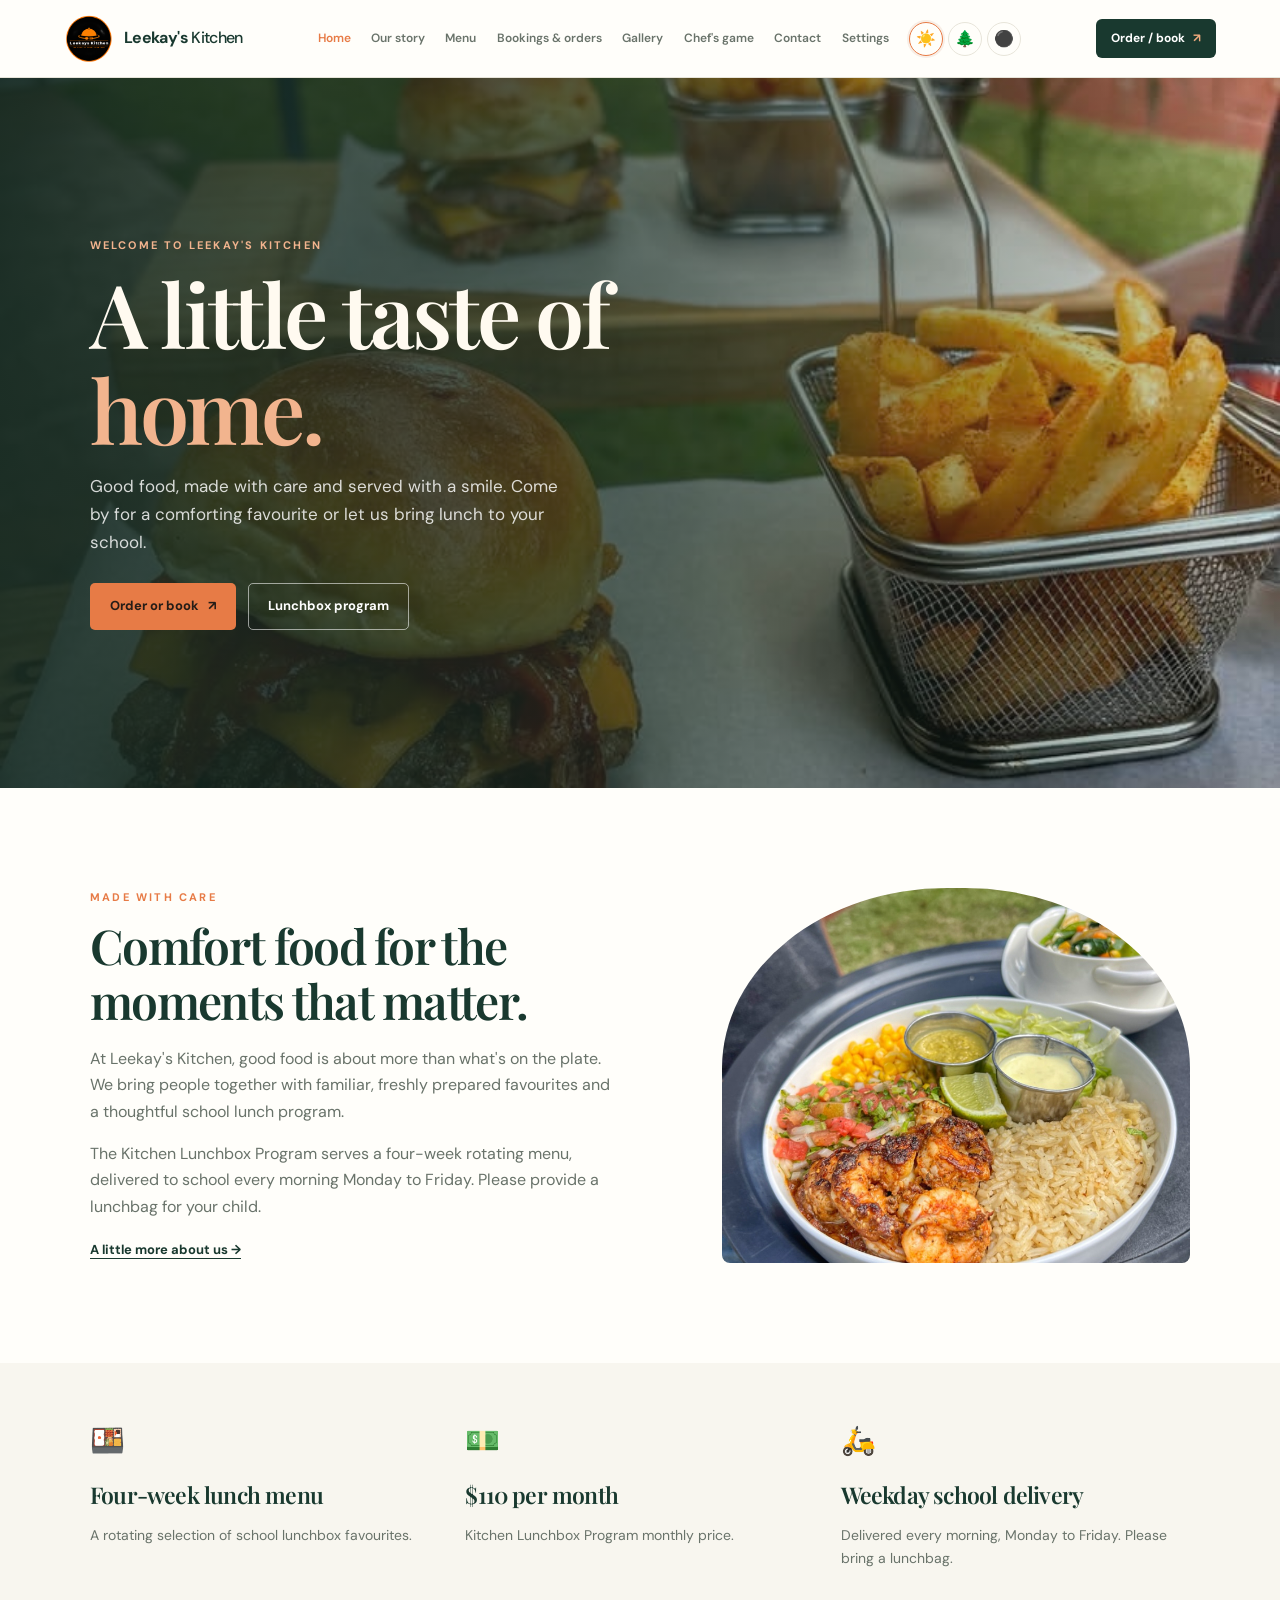
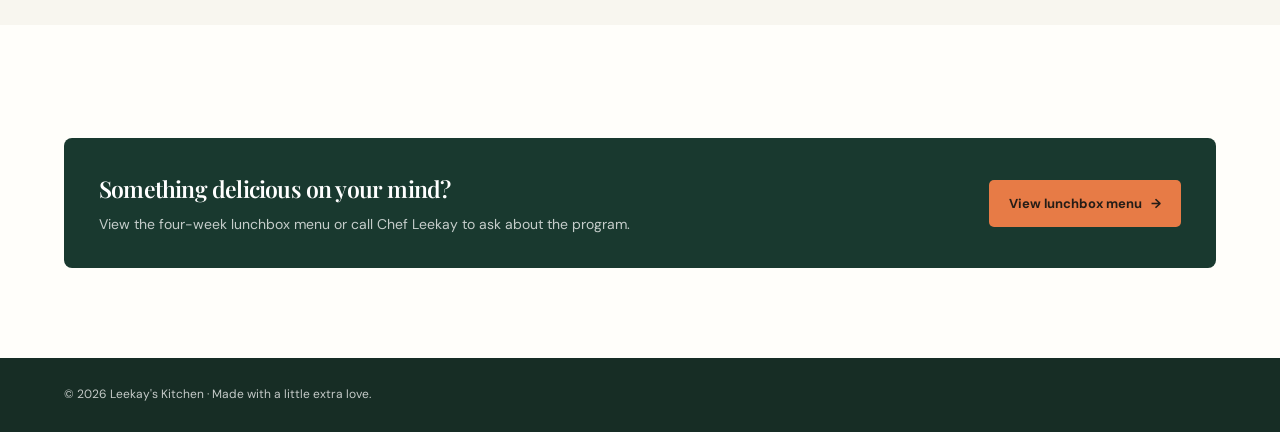
<file: index.html>
<!doctype html>
<html lang="en">
<head>
  <meta charset="utf-8">
  <meta name="viewport" content="width=device-width, initial-scale=1">
  <meta name="theme-color" content="#19392f">
  <meta name="description" content="Home-cooked favourites, fresh weekly lunch boxes and a little taste of home at Leekay's Kitchen.">
  <title>Leekay's Kitchen | A little taste of home</title>
  <link rel="icon" type="image/png" href="assets/leekays-favicon.png">
  <link rel="stylesheet" href="styles.css">
  <script src="app.js" defer></script>
</head>
<body>
  <header class="site-header">
    <a class="brand" href="index.html" aria-label="Leekay's Kitchen home"><img class="brand-logo" src="assets/leekays-logo.png" alt=""><span>Leekay's <b>Kitchen</b></span></a>
    <button class="menu-toggle" type="button" aria-label="Open navigation" aria-expanded="false" aria-controls="site-nav">☰</button>
    <nav id="site-nav" class="site-nav" aria-label="Main navigation"></nav>
    <a class="header-cta" href="bookings.html">Order / book <span aria-hidden="true">↗</span></a>
  </header>
  <main id="app" data-page="home"></main>
  <footer id="site-footer"></footer>
</body>
</html>
</file>
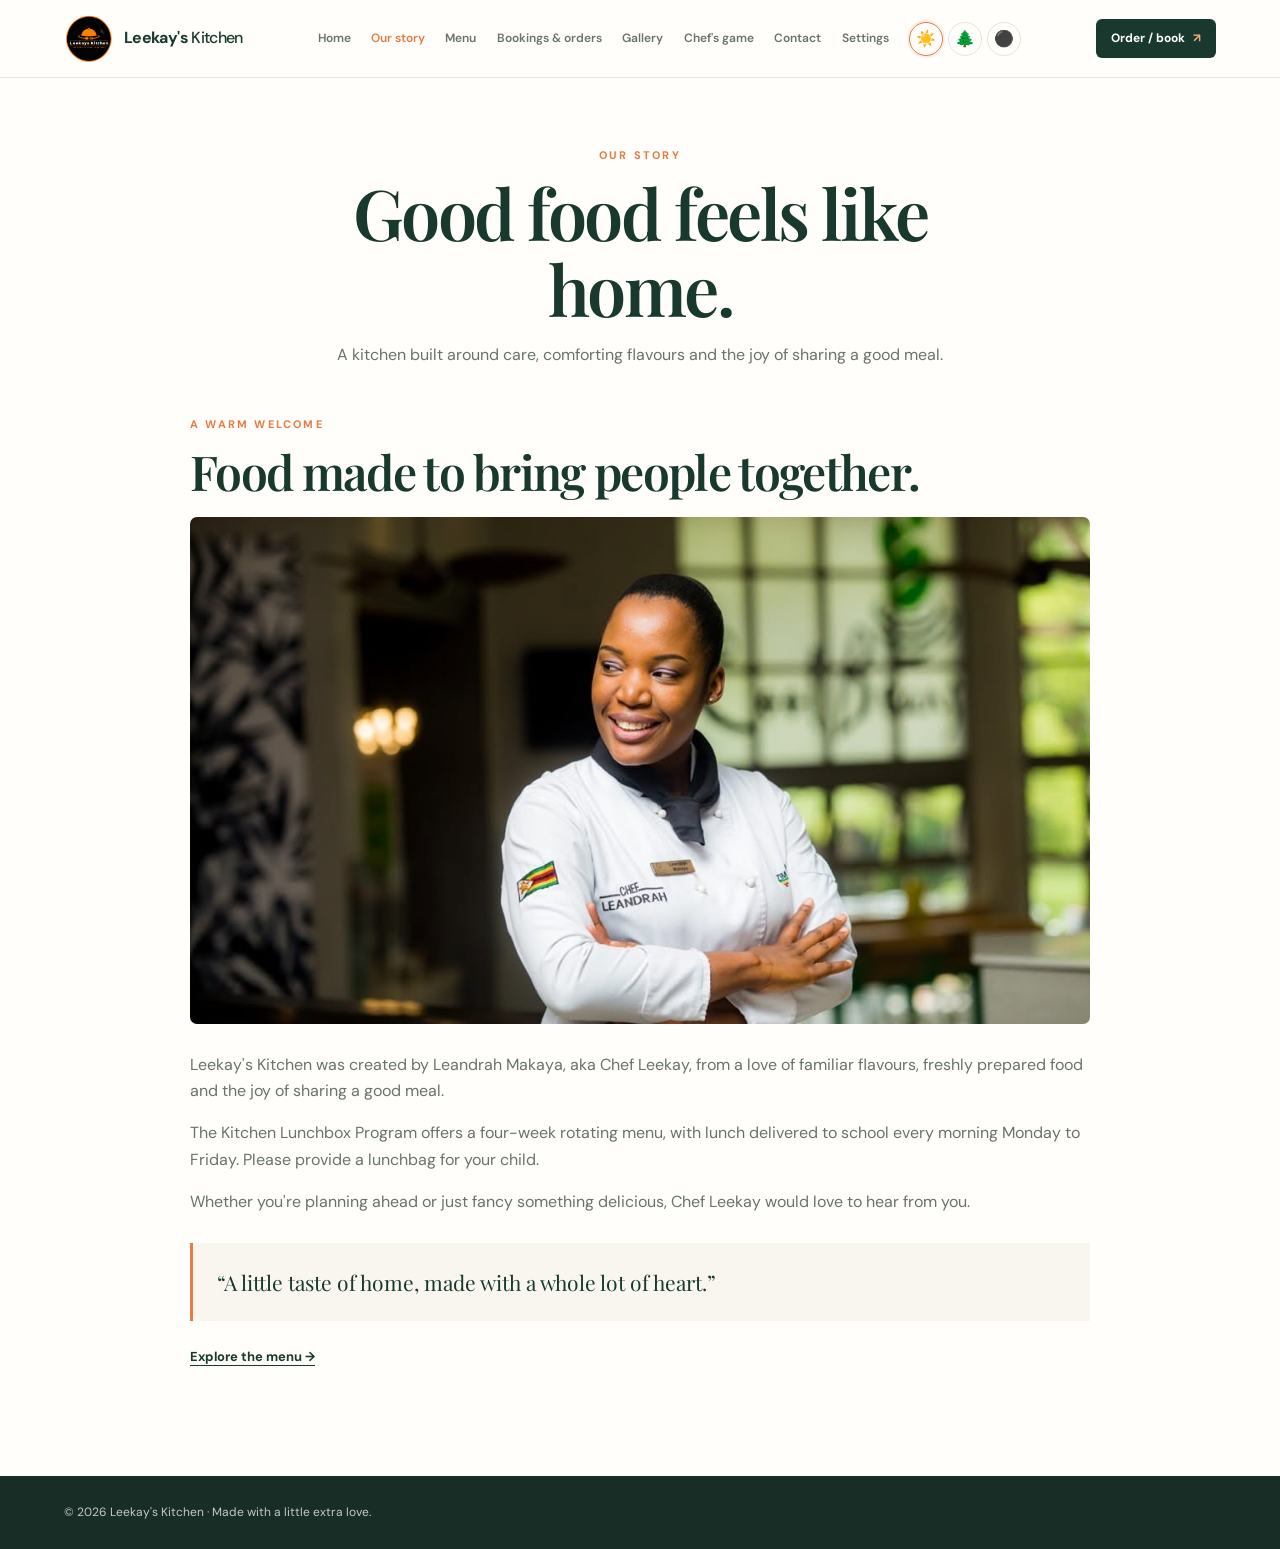
<file: about.html>
<!doctype html>
<html lang="en">
<head>
  <meta charset="utf-8">
  <meta name="viewport" content="width=device-width, initial-scale=1">
  <meta name="theme-color" content="#19392f">
  <meta name="description" content="Meet Leandrah Makaya, aka Chef Leekay, and learn the story behind Leekay's Kitchen.">
  <title>About | Leekay's Kitchen</title>
  <link rel="icon" type="image/png" href="assets/leekays-favicon.png">
  <link rel="stylesheet" href="styles.css">
  <script src="app.js" defer></script>
</head>
<body>
  <header class="site-header">
    <a class="brand" href="index.html" aria-label="Leekay's Kitchen home"><img class="brand-logo" src="assets/leekays-logo.png" alt=""><span>Leekay's <b>Kitchen</b></span></a>
    <button class="menu-toggle" type="button" aria-label="Open navigation" aria-expanded="false" aria-controls="site-nav">☰</button>
    <nav id="site-nav" class="site-nav" aria-label="Main navigation"></nav>
    <a class="header-cta" href="bookings.html">Order / book <span aria-hidden="true">↗</span></a>
  </header>
  <main id="app" data-page="about"></main>
  <footer id="site-footer"></footer>
</body>
</html>
</file>
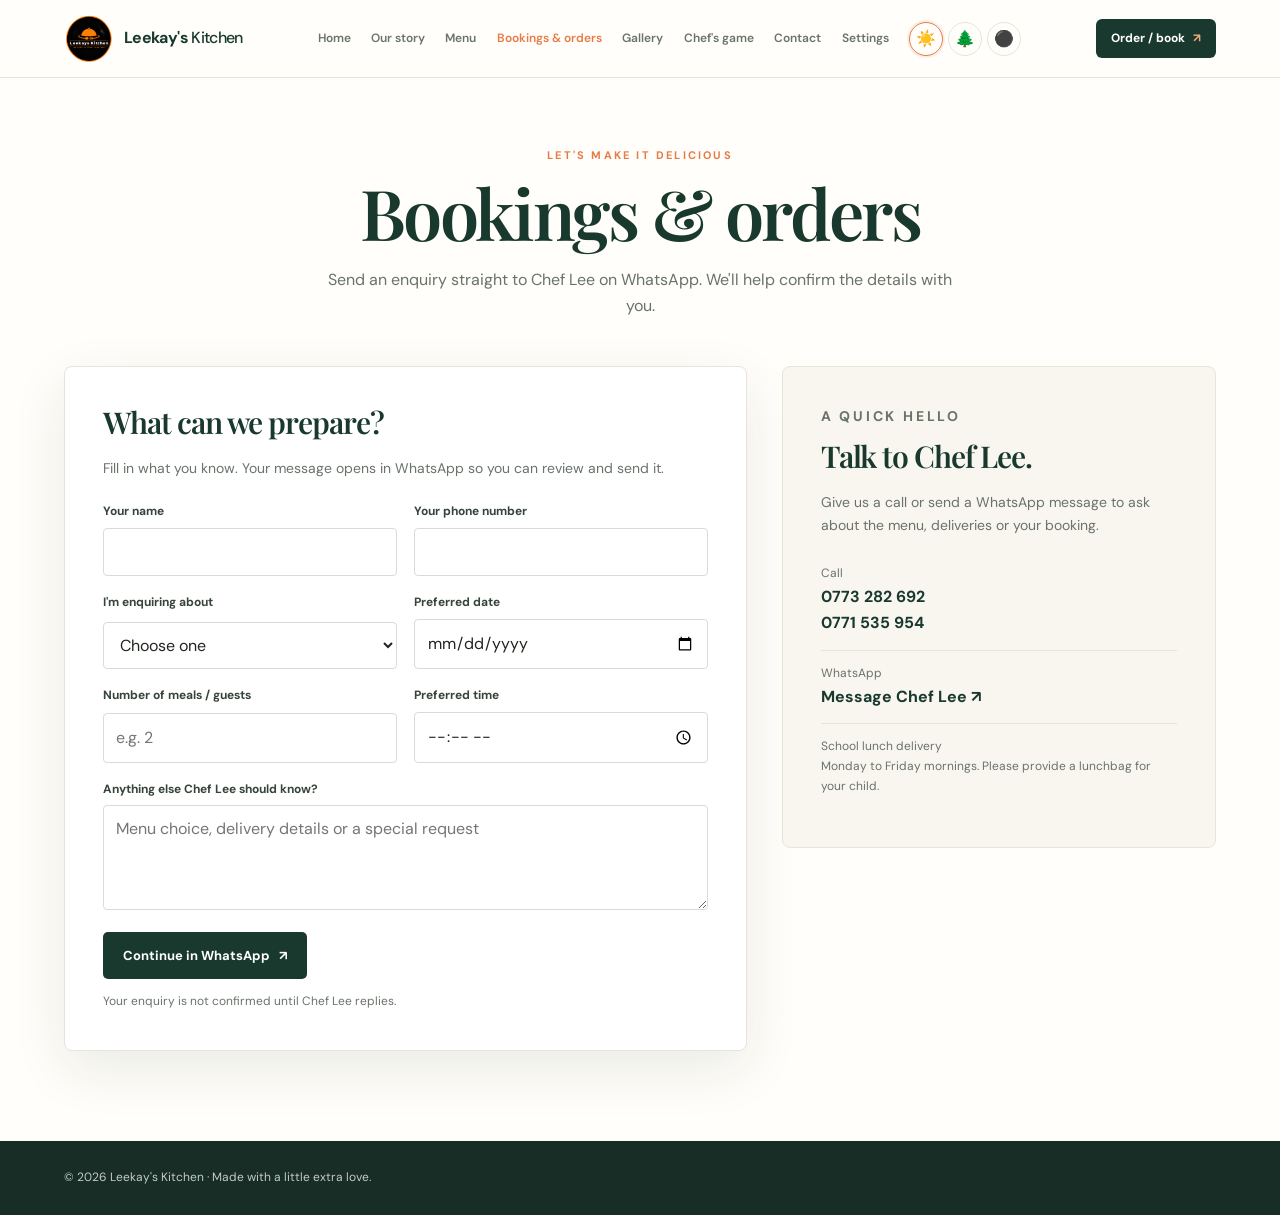
<file: bookings.html>
<!doctype html>
<html lang="en">
<head>
  <meta charset="utf-8">
  <meta name="viewport" content="width=device-width, initial-scale=1">
  <meta name="theme-color" content="#19392f">
  <meta name="description" content="Ask about a table, place an order or arrange a school lunch delivery with Leekay's Kitchen.">
  <title>Bookings &amp; orders | Leekay's Kitchen</title>
  <link rel="icon" type="image/png" href="assets/leekays-favicon.png">
  <link rel="stylesheet" href="styles.css">
  <script src="app.js" defer></script>
</head>
<body>
  <header class="site-header">
    <a class="brand" href="index.html" aria-label="Leekay's Kitchen home"><img class="brand-logo" src="assets/leekays-logo.png" alt=""><span>Leekay's <b>Kitchen</b></span></a>
    <button class="menu-toggle" type="button" aria-label="Open navigation" aria-expanded="false" aria-controls="site-nav">☰</button>
    <nav id="site-nav" class="site-nav" aria-label="Main navigation"></nav>
    <a class="header-cta" href="bookings.html">Order / book <span aria-hidden="true">↗</span></a>
  </header>
  <main id="app" data-page="bookings"></main>
  <footer id="site-footer"></footer>
</body>
</html>
</file>
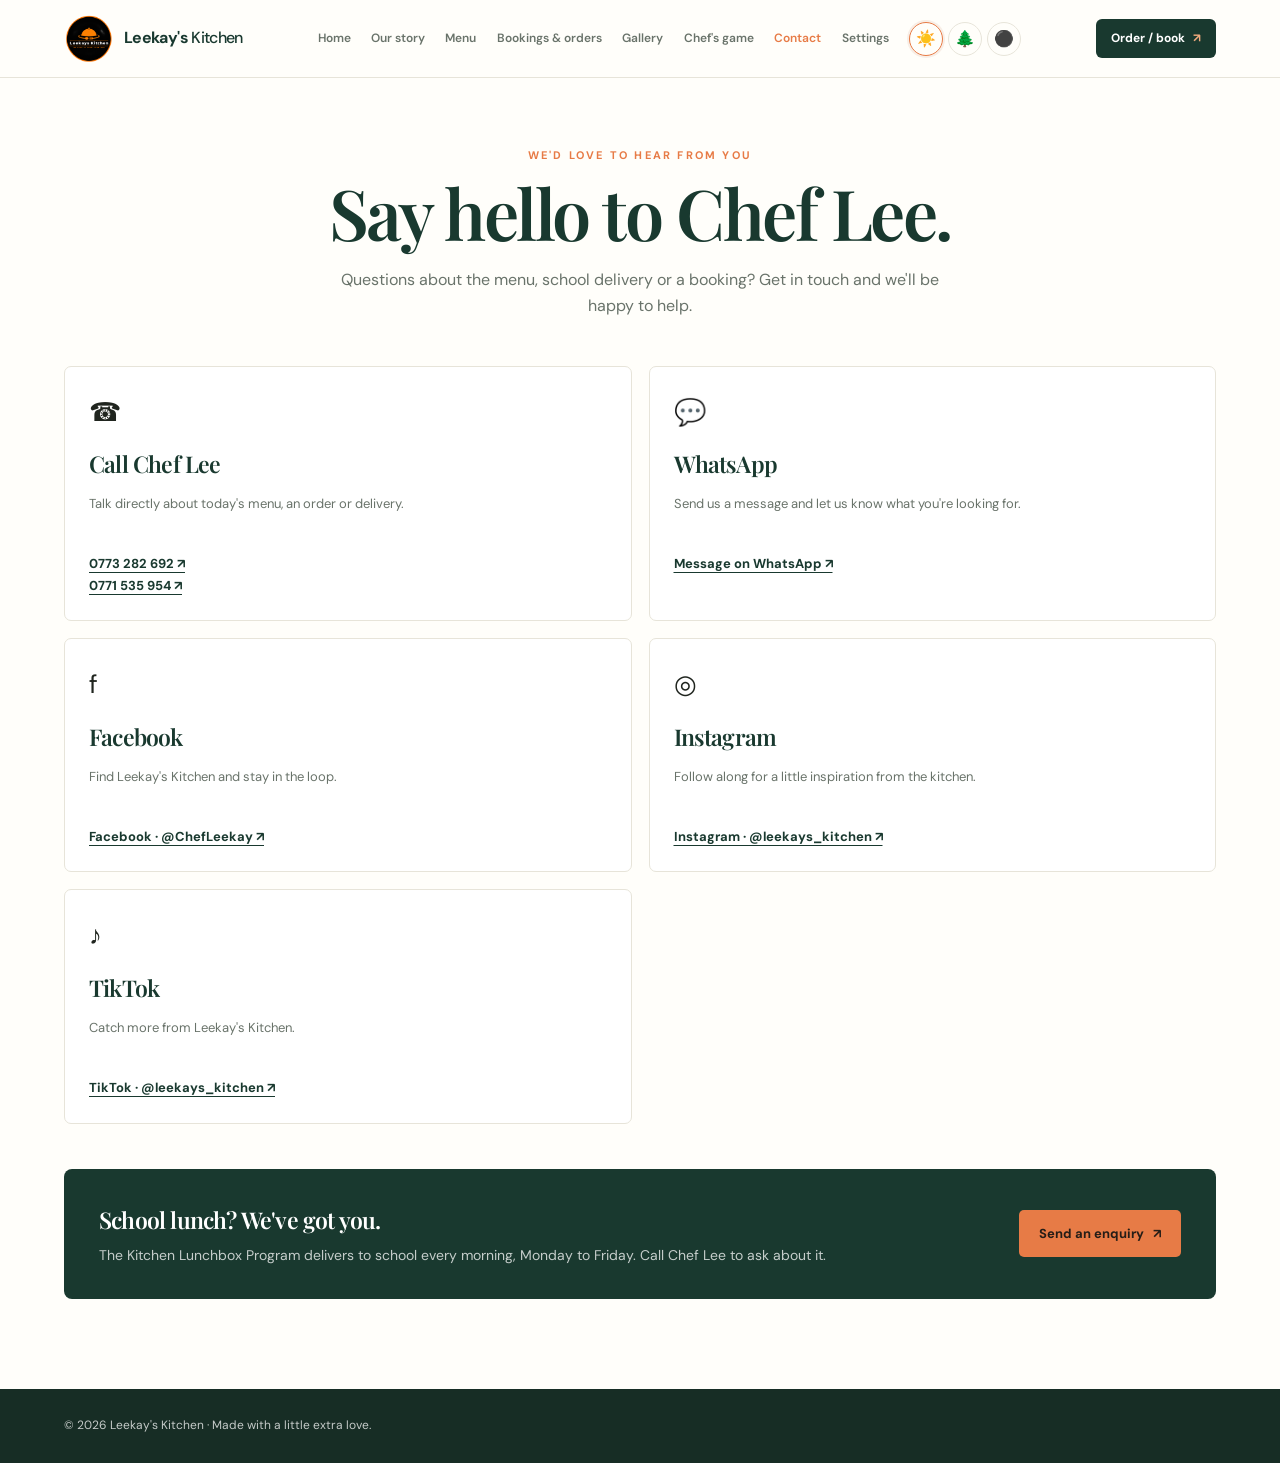
<file: contact.html>
<!doctype html>
<html lang="en">
<head>
  <meta charset="utf-8">
  <meta name="viewport" content="width=device-width, initial-scale=1">
  <meta name="theme-color" content="#19392f">
  <meta name="description" content="Call, WhatsApp or follow Leekay's Kitchen to ask about orders and weekly lunch deliveries.">
  <title>Contact us | Leekay's Kitchen</title>
  <link rel="icon" type="image/png" href="assets/leekays-favicon.png">
  <link rel="stylesheet" href="styles.css">
  <script src="app.js" defer></script>
</head>
<body>
  <header class="site-header">
    <a class="brand" href="index.html" aria-label="Leekay's Kitchen home"><img class="brand-logo" src="assets/leekays-logo.png" alt=""><span>Leekay's <b>Kitchen</b></span></a>
    <button class="menu-toggle" type="button" aria-label="Open navigation" aria-expanded="false" aria-controls="site-nav">☰</button>
    <nav id="site-nav" class="site-nav" aria-label="Main navigation"></nav>
    <a class="header-cta" href="bookings.html">Order / book <span aria-hidden="true">↗</span></a>
  </header>
  <main id="app" data-page="contact"></main>
  <footer id="site-footer"></footer>
</body>
</html>
</file>
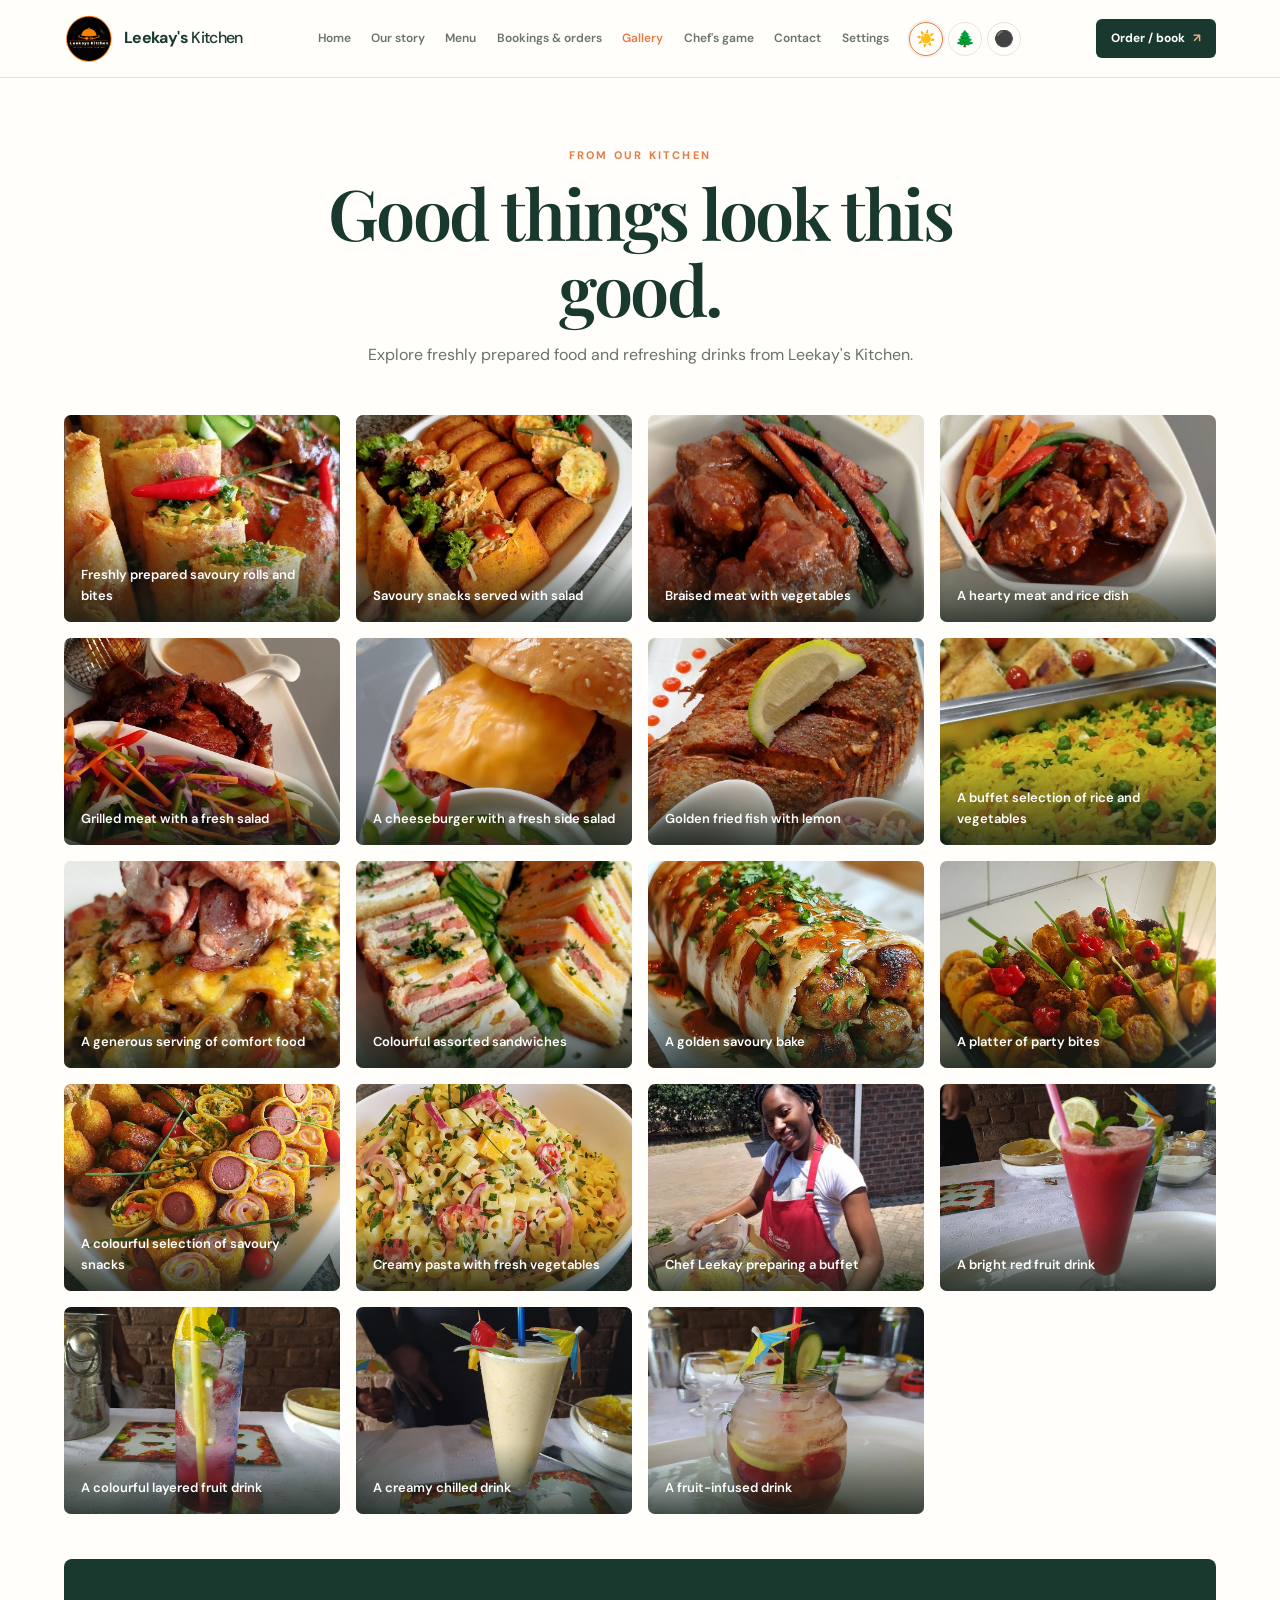
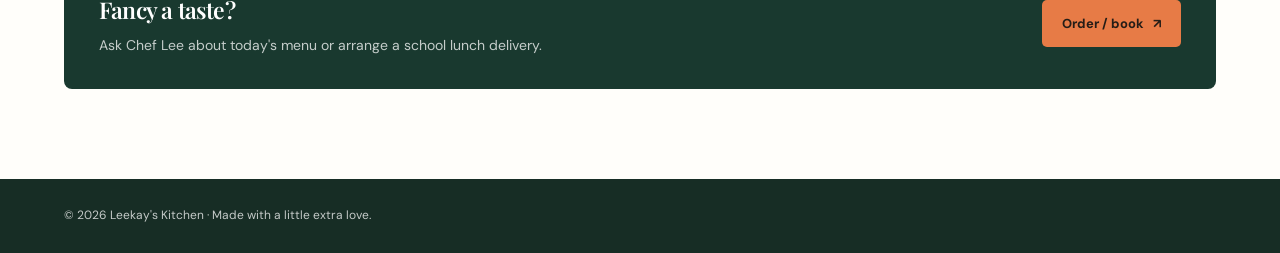
<file: gallery.html>
<!doctype html>
<html lang="en">
<head>
  <meta charset="utf-8">
  <meta name="viewport" content="width=device-width, initial-scale=1">
  <meta name="theme-color" content="#19392f">
  <meta name="description" content="Browse freshly prepared food and drinks from Leekay's Kitchen.">
  <title>Gallery | Leekay's Kitchen</title>
  <link rel="icon" type="image/png" href="assets/leekays-favicon.png">
  <link rel="stylesheet" href="styles.css">
  <script src="app.js" defer></script>
</head>
<body>
  <header class="site-header">
    <a class="brand" href="index.html" aria-label="Leekay's Kitchen home"><img class="brand-logo" src="assets/leekays-logo.png" alt=""><span>Leekay's <b>Kitchen</b></span></a>
    <button class="menu-toggle" type="button" aria-label="Open navigation" aria-expanded="false" aria-controls="site-nav">☰</button>
    <nav id="site-nav" class="site-nav" aria-label="Main navigation"></nav>
    <a class="header-cta" href="bookings.html">Order / book <span aria-hidden="true">↗</span></a>
  </header>
  <main id="app" data-page="gallery"></main>
  <footer id="site-footer"></footer>
</body>
</html>
</file>
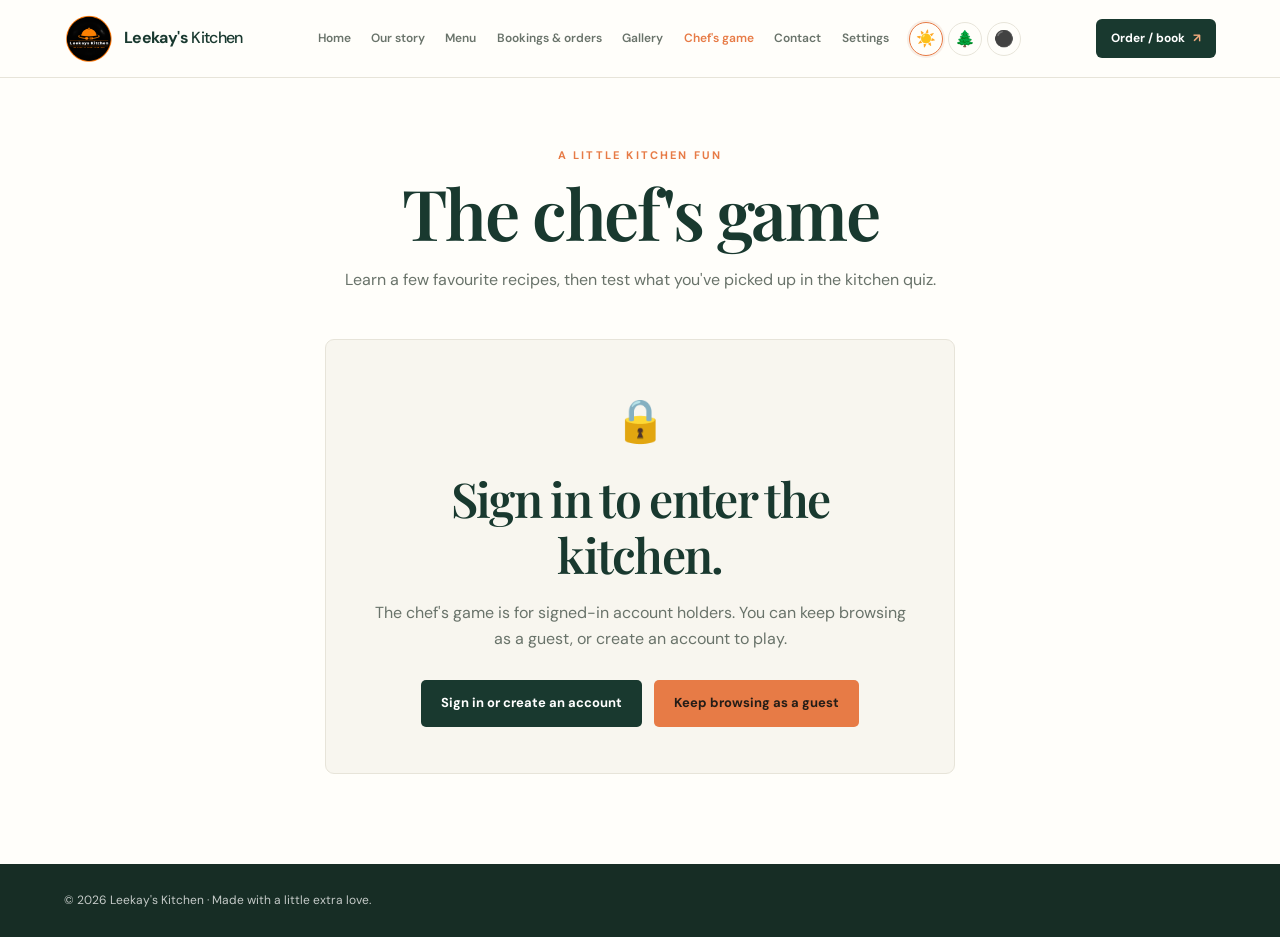
<file: game.html>
<!doctype html>
<html lang="en">
<head>
  <meta charset="utf-8">
  <meta name="viewport" content="width=device-width, initial-scale=1">
  <meta name="theme-color" content="#19392f">
  <meta name="description" content="Learn favourite recipe combinations, then test your knowledge in the Leekay's Kitchen quiz.">
  <title>Chef's game | Leekay's Kitchen</title>
  <link rel="icon" type="image/png" href="assets/leekays-favicon.png">
  <link rel="stylesheet" href="styles.css">
  <script src="app.js" defer></script>
</head>
<body>
  <header class="site-header">
    <a class="brand" href="index.html" aria-label="Leekay's Kitchen home"><img class="brand-logo" src="assets/leekays-logo.png" alt=""><span>Leekay's <b>Kitchen</b></span></a>
    <button class="menu-toggle" type="button" aria-label="Open navigation" aria-expanded="false" aria-controls="site-nav">☰</button>
    <nav id="site-nav" class="site-nav" aria-label="Main navigation"></nav>
    <a class="header-cta" href="bookings.html">Order / book <span aria-hidden="true">↗</span></a>
  </header>
  <main id="app" data-page="game"></main>
  <footer id="site-footer"></footer>
</body>
</html>
</file>
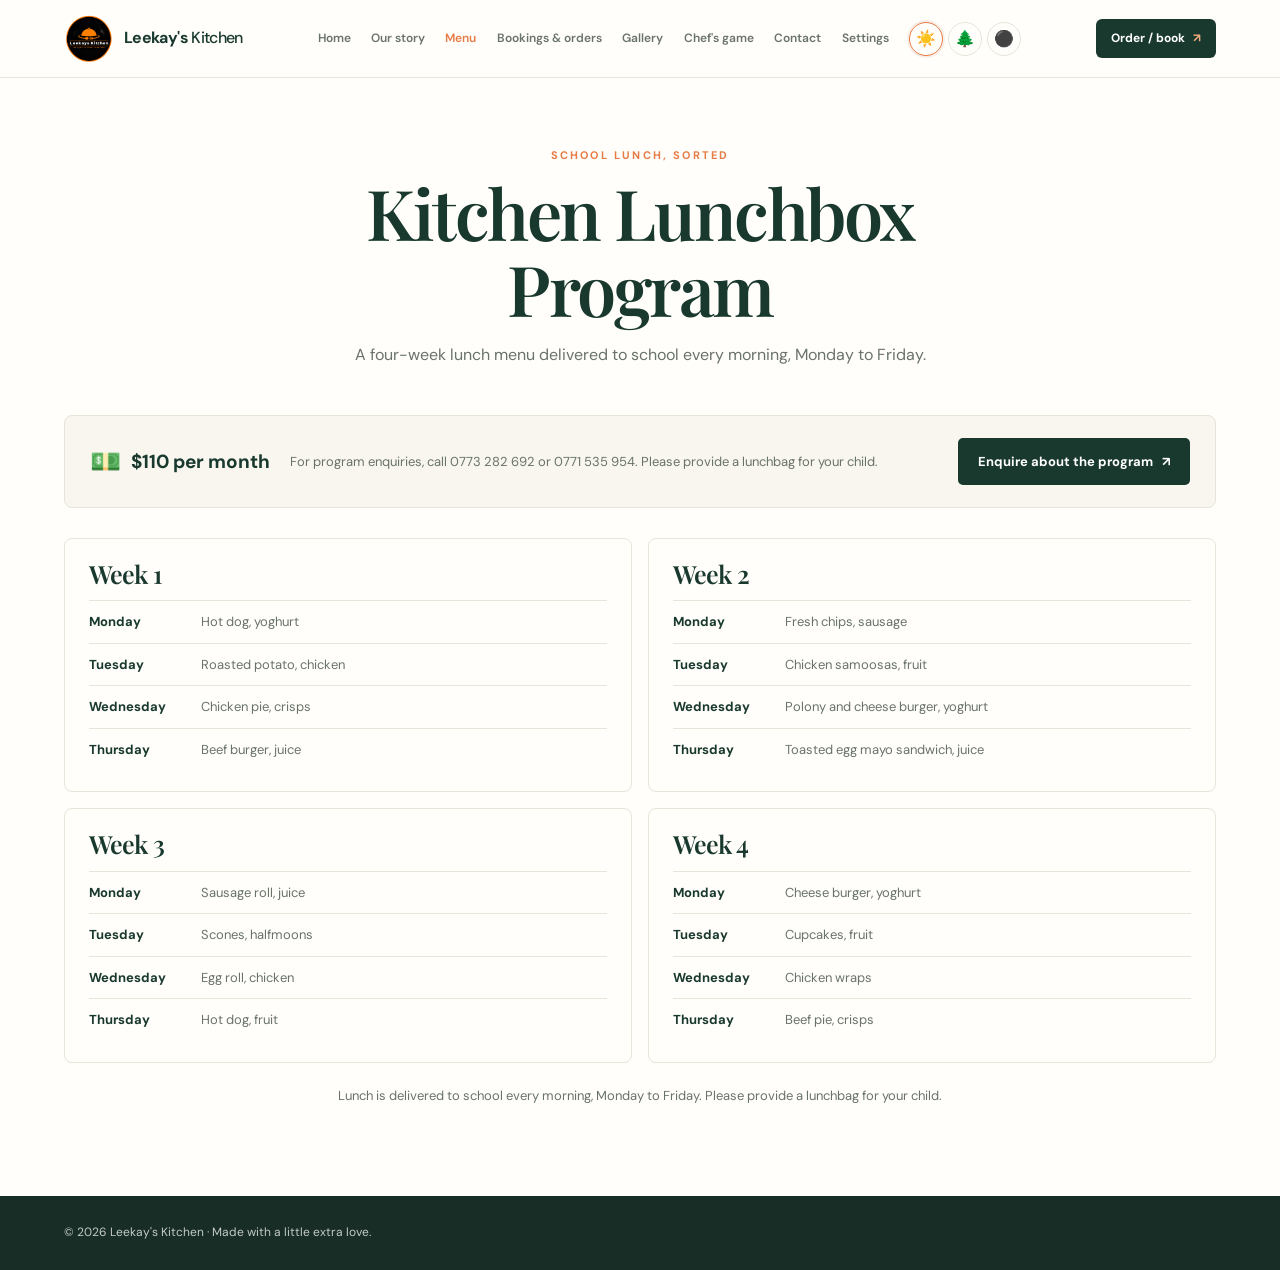
<file: menu.html>
<!doctype html>
<html lang="en">
<head>
  <meta charset="utf-8">
  <meta name="viewport" content="width=device-width, initial-scale=1">
  <meta name="theme-color" content="#19392f">
  <meta name="description" content="See the four-week Kitchen Lunchbox Program menu, monthly price and school delivery details.">
  <title>Menu | Leekay's Kitchen</title>
  <link rel="icon" type="image/png" href="assets/leekays-favicon.png">
  <link rel="stylesheet" href="styles.css">
  <script src="app.js" defer></script>
</head>
<body>
  <header class="site-header">
    <a class="brand" href="index.html" aria-label="Leekay's Kitchen home"><img class="brand-logo" src="assets/leekays-logo.png" alt=""><span>Leekay's <b>Kitchen</b></span></a>
    <button class="menu-toggle" type="button" aria-label="Open navigation" aria-expanded="false" aria-controls="site-nav">☰</button>
    <nav id="site-nav" class="site-nav" aria-label="Main navigation"></nav>
    <a class="header-cta" href="bookings.html">Order / book <span aria-hidden="true">↗</span></a>
  </header>
  <main id="app" data-page="menu"></main>
  <footer id="site-footer"></footer>
</body>
</html>
</file>
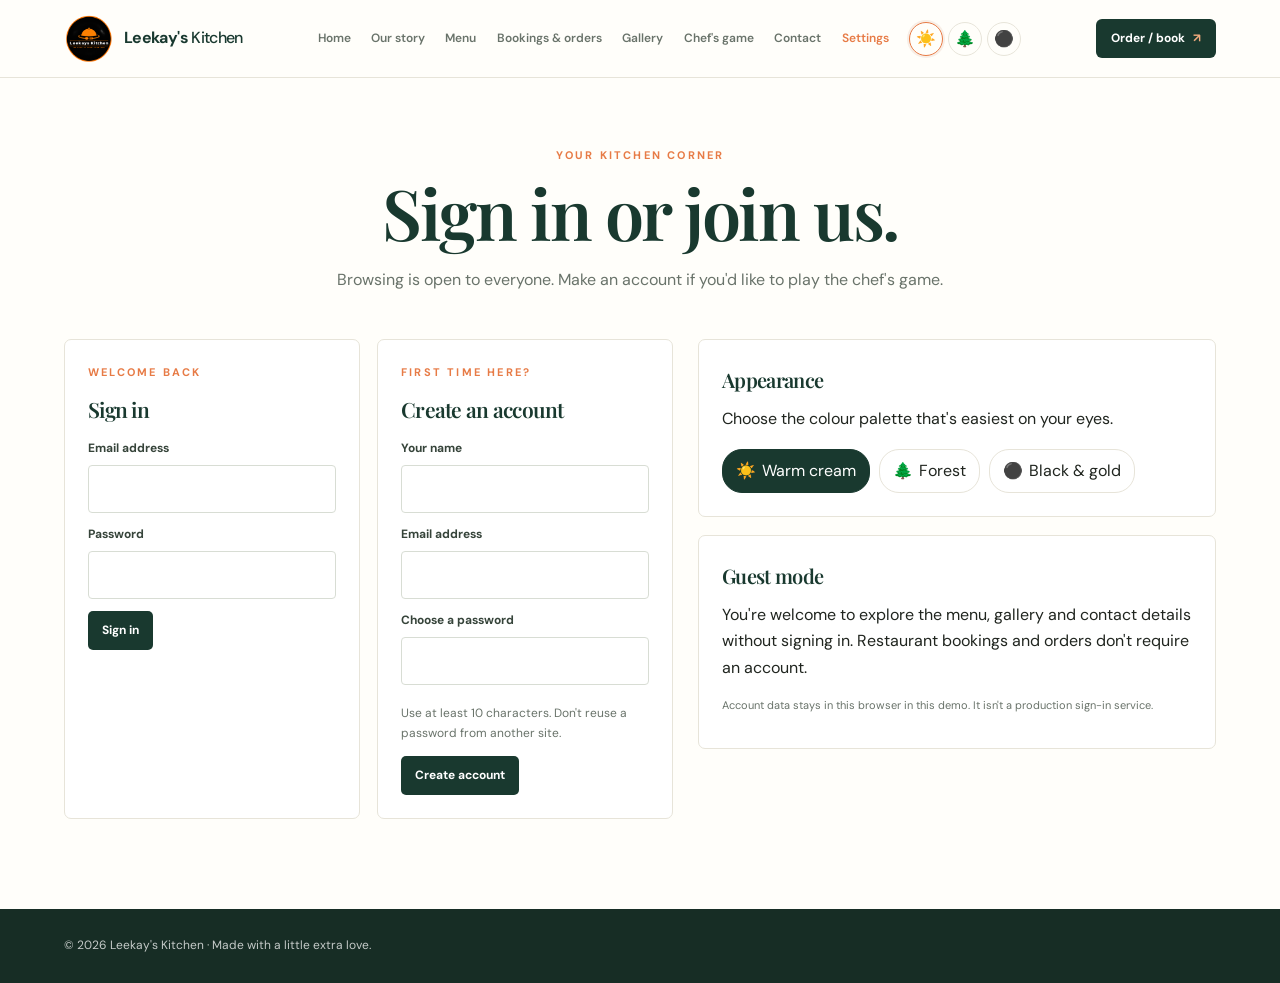
<file: settings.html>
<!doctype html>
<html lang="en">
<head>
  <meta charset="utf-8">
  <meta name="viewport" content="width=device-width, initial-scale=1">
  <meta name="theme-color" content="#19392f">
  <meta name="description" content="Manage your Leekay's Kitchen demo account, sign in or choose your site appearance.">
  <title>Account &amp; settings | Leekay's Kitchen</title>
  <link rel="icon" type="image/png" href="assets/leekays-favicon.png">
  <link rel="stylesheet" href="styles.css">
  <script src="app.js" defer></script>
</head>
<body>
  <header class="site-header">
    <a class="brand" href="index.html" aria-label="Leekay's Kitchen home"><img class="brand-logo" src="assets/leekays-logo.png" alt=""><span>Leekay's <b>Kitchen</b></span></a>
    <button class="menu-toggle" type="button" aria-label="Open navigation" aria-expanded="false" aria-controls="site-nav">☰</button>
    <nav id="site-nav" class="site-nav" aria-label="Main navigation"></nav>
    <a class="header-cta" href="bookings.html">Order / book <span aria-hidden="true">↗</span></a>
  </header>
  <main id="app" data-page="settings"></main>
  <footer id="site-footer"></footer>
</body>
</html>
</file>
<file: styles.css>
@import url("https://fonts.googleapis.com/css2?family=DM+Sans:wght@400;500;600;700&family=Playfair+Display:wght@500;600;700&display=swap");

:root {
  color-scheme: light;
  --ink: #20251f;
  --muted: #69736a;
  --forest: #19392f;
  --forest-light: #254b3e;
  --cream: #f8f6ef;
  --paper: #fffefa;
  --line: #e7e4d9;
  --orange: #e77b46;
  --orange-pale: #f8eee6;
  --shadow: 0 18px 55px rgb(33 46 34 / 9%);
  font-family: "DM Sans", "Helvetica Neue", sans-serif;
  font-synthesis: none;
  text-rendering: optimizeLegibility;
}

:root[data-theme="forest"] {
  --ink: #f1f0e8;
  --muted: #bdc8bf;
  --forest: #bed3c4;
  --forest-light: #d1e2d6;
  --cream: #1b3027;
  --paper: #122019;
  --line: #344b3e;
  --orange: #f0a074;
  --orange-pale: #443329;
  --shadow: 0 18px 55px rgb(0 0 0 / 20%);
}

:root[data-theme="black"] {
  color-scheme: dark;
  --ink: #f5f0e7;
  --muted: #b9b1a4;
  --forest: #f0a044;
  --forest-light: #ffbd68;
  --cream: #1c1915;
  --paper: #100f0d;
  --line: #40382c;
  --orange: #f0a044;
  --orange-pale: #382719;
  --shadow: 0 18px 55px rgb(0 0 0 / 34%);
}

* { box-sizing: border-box; }
body { margin: 0; background: var(--paper); color: var(--ink); line-height: 1.65; }
a { color: inherit; }
button, input, select, textarea { font: inherit; }
img { max-width: 100%; }
.site-header { position: sticky; z-index: 10; top: 0; display: flex; align-items: center; gap: 26px; min-height: 78px; padding: 0 max(5vw, calc((100vw - 1240px) / 2)); border-bottom: 1px solid var(--line); background: rgb(255 254 250 / 96%); backdrop-filter: blur(12px); }
.brand { display: inline-flex; flex: 0 0 auto; align-items: center; gap: 10px; color: var(--forest); text-decoration: none; font-size: 16px; font-weight: 700; letter-spacing: -.04em; }
.brand b { font-weight: 500; }
.brand-logo { width: 50px; height: 50px; object-fit: contain; }
.site-nav { display: flex; flex: 1; align-items: center; justify-content: center; gap: clamp(10px, 1.6vw, 23px); }
.site-nav a { color: var(--muted); font-size: 12px; font-weight: 600; text-decoration: none; white-space: nowrap; }
.site-nav a:hover, .site-nav a[aria-current="page"] { color: var(--orange); }
.nav-theme-picker { display: flex; flex: 0 0 auto; align-items: center; gap: 5px; }
.nav-theme-choice { display: grid; width: 34px; height: 34px; place-items: center; padding: 0; border: 1px solid var(--line); border-radius: 50%; background: var(--paper); color: var(--ink); cursor: pointer; }
.nav-theme-choice span { font-size: 16px; line-height: 1; }
.nav-theme-choice:hover, .nav-theme-choice:focus-visible { border-color: var(--orange); outline: 2px solid var(--orange); outline-offset: 2px; }
.nav-theme-choice[aria-pressed="true"] { border-color: var(--orange); box-shadow: 0 0 0 2px var(--orange-pale); }
.visually-hidden { position: absolute; width: 1px; height: 1px; overflow: hidden; clip: rect(0, 0, 0, 0); white-space: nowrap; clip-path: inset(50%); }
.header-cta { flex: 0 0 auto; padding: 10px 15px; border-radius: 6px; background: var(--forest); color: #fff; font-size: 12px; font-weight: 700; text-decoration: none; }
.header-cta span { margin-left: 5px; color: #efaa7d; }
.menu-toggle { display: none; }
.page { padding: 68px max(5vw, calc((100vw - 1180px) / 2)) 90px; }
.page-head { max-width: 760px; margin: 0 auto 46px; text-align: center; }
.eyebrow { margin: 0 0 11px; color: var(--orange); font-size: 11px; font-weight: 700; letter-spacing: .2em; text-transform: uppercase; }
h1, h2, h3, p { margin-top: 0; }
h1, h2, h3 { color: var(--forest); font-family: "Playfair Display", Georgia, serif; font-weight: 600; letter-spacing: -.035em; }
h1 { margin-bottom: 16px; font-size: clamp(40px, 6vw, 70px); line-height: 1.08; }
h2 { margin-bottom: 18px; font-size: clamp(31px, 4.5vw, 48px); line-height: 1.15; }
h3 { margin-bottom: 10px; font-size: 23px; }
.page-head > p:last-child { max-width: 625px; margin: 0 auto; color: var(--muted); font-size: 16px; }
.hero { position: relative; min-height: min(710px, calc(100svh - 78px)); display: flex; align-items: center; overflow: hidden; padding: 86px max(7vw, calc((100vw - 1180px) / 2)); background: var(--forest); color: #fff; }
.hero::before { position: absolute; inset: 0; background: linear-gradient(90deg, rgb(19 41 33 / 90%) 0%, rgb(19 41 33 / 72%) 46%, rgb(19 41 33 / 14%) 100%), url("assets/burger-and-fries.jpg") center 54% / cover; content: ""; }
.hero-copy { position: relative; max-width: 650px; }
.hero .eyebrow { color: #f2b48e; }
.hero h1 { max-width: 650px; color: #fffaf0; font-size: clamp(49px, 7vw, 88px); }
.hero h1 em { color: #f2b48e; font-style: normal; }
.hero-copy > p:not(.eyebrow) { max-width: 480px; color: rgb(255 255 255 / 82%); font-size: 17px; }
.hero-actions { display: flex; flex-wrap: wrap; gap: 12px; margin-top: 27px; }
.button { display: inline-flex; min-height: 47px; align-items: center; justify-content: center; gap: 9px; padding: 11px 19px; border: 1px solid transparent; border-radius: 5px; background: var(--forest); color: #fff; font-size: 13px; font-weight: 700; text-decoration: none; cursor: pointer; }
.button:hover { background: var(--forest-light); }
.button-accent { background: var(--orange); color: #251d17; }
.button-accent:hover { background: #f09868; }
.button-outline { border-color: rgb(255 255 255 / 56%); background: transparent; color: white; }
.button-outline:hover { background: rgb(255 255 255 / 12%); }
.button-outline-dark { border-color: var(--forest); background: transparent; color: var(--forest); }
.button-outline-dark:hover { background: var(--forest); color: var(--paper); }
.button-small { min-height: 39px; padding: 8px 13px; font-size: 12px; }
.home-intro { display: grid; grid-template-columns: minmax(0, 1fr) minmax(300px, .88fr); align-items: center; gap: clamp(35px, 8vw, 100px); padding: 100px max(7vw, calc((100vw - 1100px) / 2)); }
.intro-photo { min-height: 375px; border-radius: 48% 48% 8px 8px; background: url("assets/grilled-chicken-bowl.jpg") center / cover; }
.intro-copy p:not(.eyebrow) { color: var(--muted); }
.intro-copy h2 { max-width: 540px; }
.text-link { color: var(--forest); font-size: 13px; font-weight: 700; text-decoration-thickness: 1px; text-underline-offset: 4px; }
.feature-band { display: grid; grid-template-columns: repeat(3, 1fr); gap: 26px; padding: 50px max(7vw, calc((100vw - 1100px) / 2)); background: var(--cream); }
.feature { padding: 5px 20px 5px 0; }
.feature-icon { display: block; margin-bottom: 12px; font-size: 28px; }
.feature p { margin-bottom: 0; color: var(--muted); font-size: 14px; }
.callout { display: flex; align-items: center; justify-content: space-between; gap: 25px; margin-top: 45px; padding: 32px 35px; border-radius: 8px; background: var(--forest); color: white; }
.callout h3 { margin: 0; color: white; }
.callout p { margin: 5px 0 0; color: rgb(255 255 255 / 75%); font-size: 14px; }
.callout .button { flex: 0 0 auto; }
.about-layout { max-width: 900px; margin: 0 auto; }
.about-photo { display: block; width: 100%; min-height: clamp(350px, 48vw, 490px); margin: 0 0 28px; border-radius: 7px; object-fit: cover; object-position: center 35%; }
.about-copy > p:not(.eyebrow) { color: var(--muted); }
.note-card { margin-top: 27px; padding: 22px 24px; border-left: 3px solid var(--orange); background: var(--cream); color: var(--forest); font-family: "Playfair Display", Georgia, serif; font-size: 21px; }
.menu-highlight { display: grid; grid-template-columns: .85fr 1.15fr; overflow: hidden; border: 1px solid var(--line); border-radius: 9px; background: var(--paper); box-shadow: var(--shadow); }
.menu-highlight-photo { min-height: 410px; background: url("assets/burger-and-fries.jpg") center / cover; }
.menu-highlight-content { padding: clamp(28px, 5vw, 52px); }
.price-row { display: flex; align-items: baseline; justify-content: space-between; gap: 16px; padding: 14px 0; border-bottom: 1px solid var(--line); }
.price-row:last-of-type { border-bottom: 0; }
.price-row strong { color: var(--forest); font-family: "Playfair Display", Georgia, serif; font-size: 20px; }
.price { color: var(--orange); font-size: 15px; font-weight: 700; white-space: nowrap; }
.menu-note { margin: 22px 0 0; color: var(--muted); font-size: 13px; }
.weekly-menu { margin-top: 65px; }
.weekly-menu > h2 { text-align: center; }
.weekday-grid { display: grid; grid-template-columns: repeat(2, minmax(0, 1fr)); gap: 14px; }
.weekday { display: flex; align-items: center; gap: 16px; padding: 19px 20px; border: 1px solid var(--line); border-radius: 6px; }
.weekday-day { min-width: 105px; color: var(--forest); font-weight: 700; }
.weekday-meal { color: var(--muted); font-size: 14px; }
.gallery-grid { display: grid; grid-template-columns: repeat(4, minmax(0, 1fr)); gap: 16px; }
.gallery-item { position: relative; overflow: hidden; margin: 0; border-radius: 7px; background: var(--cream); }
.gallery-item img { display: block; width: 100%; aspect-ratio: 4 / 3; object-fit: cover; transition: transform .35s ease; }
.gallery-item:hover img { transform: scale(1.035); }
.gallery-item figcaption { position: absolute; inset: auto 0 0; padding: 34px 17px 15px; background: linear-gradient(transparent, rgb(16 28 22 / 78%)); color: white; font-size: 13px; font-weight: 600; }
.program-summary { display: grid; grid-template-columns: auto 1fr auto; align-items: center; gap: 20px; margin-bottom: 30px; padding: 22px 25px; border: 1px solid var(--line); border-radius: 8px; background: var(--cream); }
.program-summary > div { display: flex; align-items: center; gap: 10px; color: var(--forest); font-size: 19px; }
.program-summary-icon { font-size: 25px; }
.program-summary p { margin: 0; color: var(--muted); font-size: 13px; }
.program-week-grid { display: grid; grid-template-columns: repeat(2, minmax(0, 1fr)); gap: 16px; }
.program-week { padding: 21px 24px; border: 1px solid var(--line); border-radius: 8px; background: var(--paper); }
.program-week h2 { margin-bottom: 12px; font-size: 25px; }
.program-day { display: grid; grid-template-columns: 100px minmax(0, 1fr); gap: 12px; padding: 10px 0; border-top: 1px solid var(--line); font-size: 13px; }
.program-day span:first-child { color: var(--forest); font-weight: 700; }
.program-day span:last-child { color: var(--muted); }
.week-notice { margin: 22px 0 0; color: var(--muted); font-size: 13px; text-align: center; }
.booking-grid { display: grid; grid-template-columns: minmax(0, 1.1fr) minmax(270px, .7fr); align-items: start; gap: 35px; }
.form-card, .info-card { padding: clamp(23px, 4vw, 38px); border: 1px solid var(--line); border-radius: 8px; background: white; box-shadow: var(--shadow); }
.form-card h2, .info-card h2 { font-size: 30px; }
.form-intro, .info-card > p { color: var(--muted); font-size: 14px; }
.form-grid { display: grid; grid-template-columns: repeat(2, minmax(0, 1fr)); gap: 17px; margin: 22px 0; }
.field { display: grid; gap: 6px; }
.field-full { grid-column: 1 / -1; }
.field label { color: #36443a; font-size: 12px; font-weight: 700; }
.field input, .field select, .field textarea { width: 100%; min-height: 45px; padding: 10px 12px; border: 1px solid #d8ddd4; border-radius: 4px; background: #fff; color: var(--ink); }
.field textarea { min-height: 105px; resize: vertical; }
.field input:focus, .field select:focus, .field textarea:focus { outline: 2px solid #d98e66; outline-offset: 1px; }
.form-footnote { margin: 13px 0 0; color: var(--muted); font-size: 12px; }
.form-result { margin-top: 17px; }
.form-result:empty { display: none; }
.success-box { padding: 14px 16px; border-radius: 5px; background: #edf5ec; color: #284a30; font-size: 14px; }
.error-box { padding: 13px 15px; border-radius: 5px; background: #fbede8; color: #772f20; font-size: 13px; }
.info-card { position: sticky; top: 104px; background: var(--cream); box-shadow: none; }
.contact-line { padding: 13px 0; border-bottom: 1px solid var(--line); }
.contact-line:last-child { border-bottom: 0; }
.contact-line span { display: block; color: var(--muted); font-size: 12px; }
.contact-line a { display: block; width: fit-content; color: var(--forest); font-weight: 700; text-decoration: none; }
.contact-grid { display: grid; grid-template-columns: repeat(2, minmax(0, 1fr)); gap: 17px; }
.contact-card { padding: 24px; border: 1px solid var(--line); border-radius: 7px; background: white; }
.contact-card-icon { margin-bottom: 12px; font-size: 26px; }
.contact-card p { min-height: 45px; margin-bottom: 15px; color: var(--muted); font-size: 13px; }
.contact-card a { display: block; width: fit-content; color: var(--forest); font-size: 13px; font-weight: 700; text-decoration-thickness: 1px; text-underline-offset: 4px; }
.game-wrap { max-width: 920px; margin: 0 auto; }
.lesson-board { padding: clamp(24px, 5vw, 45px); border: 1px solid var(--line); border-radius: 9px; background: var(--cream); }
.lesson-board > h2, .quiz-board > h2 { margin-bottom: 12px; font-size: clamp(27px, 4vw, 37px); }
.lesson-intro { margin-bottom: 25px; color: var(--muted); }
.recipe-grid { display: grid; grid-template-columns: repeat(2, minmax(0, 1fr)); gap: 12px; margin: 22px 0 25px; }
.recipe-card { padding: 19px; border: 1px solid var(--line); border-radius: 6px; background: var(--paper); }
.recipe-card h3 { margin-bottom: 7px; font-size: 19px; }
.recipe-card p { margin-bottom: 12px; color: var(--muted); font-size: 13px; }
.recipe-card ul { display: flex; flex-wrap: wrap; gap: 7px; margin: 0; padding: 0; list-style: none; }
.recipe-card li { padding: 4px 9px; border-radius: 16px; background: var(--orange-pale); color: var(--ink); font-size: 11px; }
.game-board { padding: clamp(24px, 5vw, 45px); border: 1px solid var(--line); border-radius: 9px; background: var(--cream); }
.game-toolbar { display: flex; justify-content: space-between; gap: 15px; margin-bottom: 20px; color: var(--muted); font-size: 13px; }
.quiz-options { display: grid; grid-template-columns: repeat(2, minmax(0, 1fr)); gap: 10px; margin: 24px 0; }
.quiz-option { min-height: 55px; padding: 12px 16px; border: 1px solid var(--line); border-radius: 6px; background: var(--paper); color: var(--ink); text-align: left; cursor: pointer; }
.quiz-option:hover:not(:disabled) { border-color: var(--forest); }
.quiz-option:disabled { cursor: default; }
.quiz-option[data-result="correct"] { border-color: #4b8057; background: #edf5ec; color: #284a30; }
.quiz-option[data-result="incorrect"] { border-color: #c77761; background: #fbede8; color: #772f20; }
.game-actions { display: flex; flex-wrap: wrap; gap: 10px; }
.game-feedback { min-height: 31px; margin: 17px 0; color: var(--forest); font-weight: 700; }
.account-layout { display: grid; grid-template-columns: minmax(0, 1fr) minmax(280px, .85fr); align-items: start; gap: 25px; }
.auth-forms { display: grid; grid-template-columns: repeat(2, minmax(0, 1fr)); gap: 17px; }
.auth-card { padding: 23px; border: 1px solid var(--line); border-radius: 7px; background: white; }
.auth-card h3 { font-size: 21px; }
.auth-card .field { margin: 12px 0; }
.settings-card { margin-bottom: 18px; padding: 23px; border: 1px solid var(--line); border-radius: 7px; background: white; }
.settings-card h3 { font-size: 20px; }
.theme-choices { display: flex; flex-wrap: wrap; gap: 9px; margin-top: 14px; }
.theme-choice { display: inline-flex; align-items: center; gap: 6px; padding: 8px 13px; border: 1px solid var(--line); border-radius: 20px; background: white; color: var(--ink); cursor: pointer; }
.theme-choice[aria-pressed="true"] { border-color: var(--forest); background: var(--forest); color: white; }
.account-note { margin-top: 14px; color: var(--muted); font-size: 11px; line-height: 1.55; }
.guest-gate { max-width: 630px; margin: 0 auto; padding: 46px; border: 1px solid var(--line); border-radius: 9px; background: var(--cream); text-align: center; }
.guest-gate-icon { display: block; margin-bottom: 16px; font-size: 42px; }
.guest-gate p { color: var(--muted); }
.guest-gate .hero-actions { justify-content: center; }
.site-footer { display: flex; justify-content: space-between; gap: 25px; padding: 27px max(5vw, calc((100vw - 1180px) / 2)); background: #172d25; color: rgb(255 255 255 / 75%); font-size: 12px; }
.site-footer a { color: #f3b08b; text-decoration: none; }
:root[data-theme="forest"] .site-header,
:root[data-theme="forest"] .site-nav,
:root[data-theme="forest"] .contact-card,
:root[data-theme="forest"] .form-card,
:root[data-theme="forest"] .info-card,
:root[data-theme="forest"] .auth-card,
:root[data-theme="forest"] .settings-card,
:root[data-theme="forest"] .menu-highlight,
:root[data-theme="forest"] .theme-choice {
  background-color: var(--paper);
}
:root[data-theme="black"] .site-header,
:root[data-theme="black"] .site-nav,
:root[data-theme="black"] .contact-card,
:root[data-theme="black"] .form-card,
:root[data-theme="black"] .info-card,
:root[data-theme="black"] .auth-card,
:root[data-theme="black"] .settings-card,
:root[data-theme="black"] .menu-highlight,
:root[data-theme="black"] .theme-choice {
  background-color: var(--paper);
}
:root[data-theme="forest"] .weekday,
:root[data-theme="forest"] .game-board {
  background-color: var(--cream);
}
:root[data-theme="black"] .weekday,
:root[data-theme="black"] .game-board {
  background-color: var(--cream);
}
:root[data-theme="forest"] .field label { color: var(--ink); }
:root[data-theme="forest"] .field input,
:root[data-theme="forest"] .field select,
:root[data-theme="forest"] .field textarea {
  border-color: var(--line);
  background: #1b3027;
  color: var(--ink);
}
:root[data-theme="forest"] .theme-choice[aria-pressed="true"] {
  background: var(--forest);
  color: #122019;
}
:root[data-theme="forest"] .site-footer { background: #0b1510; }
:root[data-theme="black"] .field label { color: var(--ink); }
:root[data-theme="black"] .field input,
:root[data-theme="black"] .field select,
:root[data-theme="black"] .field textarea {
  border-color: var(--line);
  background: var(--cream);
  color: var(--ink);
}
:root[data-theme="black"] .theme-choice[aria-pressed="true"] {
  background: var(--forest);
  color: #17120c;
}
:root[data-theme="black"] .site-footer { background: #080807; }

@media (max-width: 1080px) {
  .site-header { gap: 15px; }
  .site-nav { gap: 11px; }
  .site-nav a { font-size: 10px; }
}
@media (max-width: 950px) {
  .site-header { min-height: 70px; padding: 0 22px; }
  .menu-toggle { display: grid; width: 39px; height: 39px; place-items: center; margin-left: auto; border: 1px solid var(--line); border-radius: 5px; background: transparent; color: var(--forest); cursor: pointer; }
  .site-nav { position: absolute; top: 100%; right: 0; left: 0; display: none; align-items: stretch; padding: 10px 22px 18px; border-bottom: 1px solid var(--line); background: var(--paper); }
  .site-nav.is-open { display: grid; grid-template-columns: repeat(2, minmax(0, 1fr)); gap: 0 15px; }
  .site-nav a { padding: 9px 0; border-bottom: 1px solid var(--line); font-size: 13px; }
  .nav-theme-picker { grid-column: 1 / -1; justify-content: flex-start; padding: 12px 0 4px; }
  .nav-theme-choice { width: 40px; height: 40px; }
  .header-cta { padding: 10px 12px; font-size: 11px; }
}
@media (max-width: 850px) {
  .site-header { min-height: 70px; padding: 0 22px; }
  .menu-toggle { display: grid; width: 39px; height: 39px; place-items: center; margin-left: auto; border: 1px solid var(--line); border-radius: 5px; background: transparent; color: var(--forest); cursor: pointer; }
  .site-nav { position: absolute; top: 100%; right: 0; left: 0; display: none; align-items: stretch; padding: 10px 22px 18px; border-bottom: 1px solid var(--line); background: var(--paper); }
  .site-nav.is-open { display: grid; grid-template-columns: repeat(2, minmax(0, 1fr)); gap: 0 15px; }
  .site-nav a { padding: 9px 0; border-bottom: 1px solid var(--line); font-size: 13px; }
  .nav-theme-picker { grid-column: 1 / -1; justify-content: flex-start; padding: 12px 0 4px; }
  .nav-theme-choice { width: 40px; height: 40px; }
  .header-cta { padding: 10px 12px; font-size: 11px; }
  .hero { min-height: 610px; }
  .home-intro { grid-template-columns: 1fr 1fr; gap: 35px; }
  .gallery-grid { grid-template-columns: repeat(3, minmax(0, 1fr)); }
  .intro-photo { min-height: 320px; }
}
@media (max-width: 620px) {
  .site-header { gap: 10px; padding: 0 15px; }
  .brand { gap: 7px; font-size: 14px; }
  .brand-logo { width: 42px; height: 42px; }
  .header-cta { padding: 9px; font-size: 10px; }
  .menu-toggle { width: 35px; height: 35px; }
  .page { padding: 52px 20px 65px; }
  .page-head { margin-bottom: 33px; }
  .hero { min-height: 600px; padding: 65px 25px; }
  .hero::before { background-position: 58% center; background-image: linear-gradient(90deg, rgb(19 41 33 / 90%), rgb(19 41 33 / 64%)), url("assets/burger-and-fries.jpg"); }
  .hero h1 { font-size: clamp(48px, 13vw, 68px); }
  .hero-copy > p:not(.eyebrow) { font-size: 15px; }
  .home-intro { grid-template-columns: 1fr; padding: 65px 23px; }
  .intro-photo { min-height: 290px; }
  .feature-band { grid-template-columns: 1fr; gap: 23px; padding: 39px 25px; }
  .feature { padding: 0; }
  .about-photo { min-height: 350px; }
  .menu-highlight { grid-template-columns: 1fr; }
  .menu-highlight-photo { min-height: 245px; }
  .menu-highlight-content { padding: 25px 21px; }
  .weekday-grid { grid-template-columns: 1fr; }
  .weekday { align-items: flex-start; flex-direction: column; gap: 3px; padding: 15px; }
  .gallery-grid { grid-template-columns: repeat(2, minmax(0, 1fr)); gap: 10px; }
  .recipe-grid, .quiz-options { grid-template-columns: 1fr; }
  .program-summary { grid-template-columns: 1fr; gap: 12px; }
  .program-summary .button { justify-self: start; }
  .program-week-grid { grid-template-columns: 1fr; }
  .gallery-item figcaption { padding: 29px 11px 10px; font-size: 11px; }
  .booking-grid, .account-layout { grid-template-columns: 1fr; }
  .info-card { position: static; }
  .form-grid, .auth-forms { grid-template-columns: 1fr; }
  .field-full { grid-column: auto; }
  .contact-grid { grid-template-columns: 1fr; }
  .contact-card p { min-height: 0; }
  .callout { align-items: flex-start; flex-direction: column; padding: 24px; }
  .guest-gate { padding: 30px 20px; }
  .site-footer { flex-direction: column; padding: 25px 20px; }
}

@media (prefers-reduced-motion: reduce) {
  *, *::before, *::after { scroll-behavior: auto !important; transition-duration: .01ms !important; }
}
</file>
